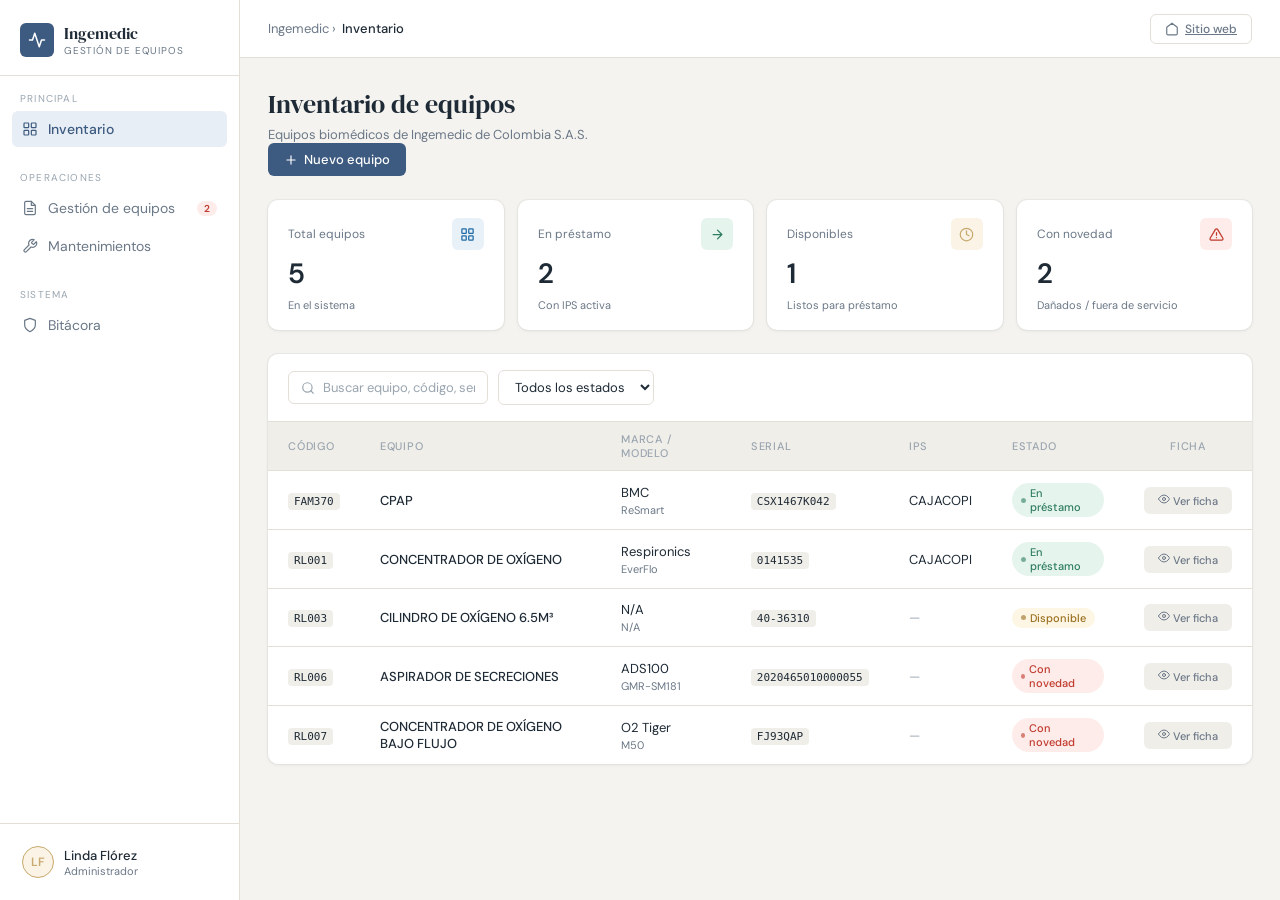
<file: admin.html>
<!DOCTYPE html>
<html lang="es">
<head>
  <meta charset="UTF-8">
  <meta name="viewport" content="width=device-width, initial-scale=1.0">
  <title>Ingemedic — Panel de gestión</title>
  <link rel="stylesheet" href="styles.css">
  <style>
    .a-badge.gold{background:var(--amber-soft);color:#8a6420}
    .tl-list{display:flex;flex-direction:column}
    .tl-item{display:flex;gap:14px;padding:14px 20px;border-bottom:1px solid var(--border)}
    .tl-item:last-child{border-bottom:none}
    .tl-dot-col{display:flex;flex-direction:column;align-items:center;width:20px;flex-shrink:0}
    .tl-dot{width:10px;height:10px;border-radius:50%;margin-top:3px;flex-shrink:0}
    .tl-dot.green{background:var(--green)}.tl-dot.blue{background:var(--blue-s)}.tl-dot.red{background:var(--red)}.tl-dot.gold{background:var(--amber)}.tl-dot.gray{background:var(--text-light)}
    .tl-line{width:1px;flex:1;background:var(--border);margin-top:4px}
    .tl-body{flex:1}
    .tl-header{display:flex;align-items:center;gap:8px;margin-bottom:4px;flex-wrap:wrap}
    .tl-date{font-size:11px;color:var(--text-muted)}
    .tl-desc{font-size:12px;color:var(--text-muted);line-height:1.55}
    .tl-meta{font-size:11px;color:var(--text-light);margin-top:3px}
    .tl-attach{display:inline-flex;align-items:center;gap:4px;font-size:11px;color:var(--blue-s);background:var(--blue-soft);padding:2px 8px;border-radius:4px;margin-top:4px;cursor:pointer}
    .tl-attach svg{width:10px;height:10px;stroke:currentColor;fill:none;stroke-width:2;stroke-linecap:round}
    .pad-wrap{border:1px solid var(--border2);border-radius:var(--radius-sm);overflow:hidden}
    .pad-toolbar{display:flex;align-items:center;justify-content:space-between;padding:6px 12px;background:var(--surface2);border-bottom:1px solid var(--border);font-size:12px;color:var(--text-muted)}
    .pad-clear{background:none;border:none;cursor:pointer;font-size:12px;color:var(--text-muted);font-family:'DM Sans',sans-serif;text-decoration:underline}
    canvas#sigPad{display:block;width:100%;height:130px;cursor:crosshair;touch-action:none;background:#fafaf8}
    .detail-grid{display:grid;grid-template-columns:1fr 1fr;gap:16px;margin-bottom:18px}
    .detail-card{background:var(--surface2);border-radius:var(--radius-sm);overflow:hidden}
    .detail-card-head{font-size:11px;text-transform:uppercase;letter-spacing:.09em;color:var(--text-muted);padding:8px 14px;border-bottom:1px solid var(--border);background:var(--surface)}
    .detail-row{display:flex;justify-content:space-between;align-items:flex-start;padding:7px 14px;border-bottom:1px solid var(--border);font-size:13px;gap:12px}
    .detail-row:last-child{border-bottom:none}
    .detail-label{color:var(--text-muted);flex-shrink:0}
    .detail-val{color:var(--text-main);text-align:right;word-break:break-all}
    .bita-row{display:flex;align-items:flex-start;gap:12px;padding:11px 20px;border-bottom:1px solid var(--border);font-size:12px}
    .bita-row:last-child{border-bottom:none}
    .bita-ico{width:24px;height:24px;border-radius:var(--radius-sm);display:flex;align-items:center;justify-content:center;flex-shrink:0}
    .bita-ico svg{width:12px;height:12px;stroke:currentColor;fill:none;stroke-width:2;stroke-linecap:round;stroke-linejoin:round}
    .bita-ico.blue{background:var(--blue-soft);color:var(--blue-s)}.bita-ico.green{background:var(--green-soft);color:var(--green)}.bita-ico.yellow{background:var(--yellow-soft);color:var(--yellow)}.bita-ico.red{background:var(--red-soft);color:var(--red)}
    .bita-text{flex:1;color:var(--text-main);line-height:1.5}
    .bita-time{font-size:11px;color:var(--text-muted);white-space:nowrap}
    .a-modal.wide{max-width:680px}
    .a-modal-body{max-height:72vh;overflow-y:auto}
    .upload-zone{border:1.5px dashed var(--border2);border-radius:var(--radius-sm);padding:16px;text-align:center;cursor:pointer;color:var(--text-muted);font-size:13px;transition:border-color .2s}
    .upload-zone:hover{border-color:var(--slate)}
    .upload-zone svg{width:20px;height:20px;stroke:var(--text-light);fill:none;stroke-width:1.5;stroke-linecap:round;display:block;margin:0 auto 6px}
    .mono{font-family:monospace;font-size:11px;background:var(--surface2);padding:2px 6px;border-radius:4px}
    @media(max-width:768px){.detail-grid{grid-template-columns:1fr}}
  </style>
</head>
<body class="page-admin">

<div class="a-sidebar-overlay" id="sidebarOverlay" onclick="closeSidebar()"></div>

<aside class="a-sidebar" id="sidebar">
  <div class="a-sidebar-logo">
    <div class="a-sidebar-logo-mark">
      <svg viewBox="0 0 24 24"><path d="M22 12h-4l-3 9L9 3l-3 9H2"/></svg>
    </div>
    <div>
      <div class="a-sidebar-name">Ingemedic</div>
      <div class="a-sidebar-role">Gestión de equipos</div>
    </div>
  </div>
  <nav class="a-nav">
    <div class="a-nav-group">
      <div class="a-nav-group-label">Principal</div>
      <a href="#" class="a-nav-item active" onclick="setPage('inventario',this);return false">
        <svg viewBox="0 0 24 24"><rect x="3" y="3" width="7" height="7" rx="1"/><rect x="14" y="3" width="7" height="7" rx="1"/><rect x="3" y="14" width="7" height="7" rx="1"/><rect x="14" y="14" width="7" height="7" rx="1"/></svg>
        Inventario
      </a>
    </div>
    <div class="a-nav-group">
      <div class="a-nav-group-label">Operaciones</div>
      <a href="#" class="a-nav-item" onclick="setPage('gestion',this);return false">
        <svg viewBox="0 0 24 24"><path d="M14 2H6a2 2 0 00-2 2v16a2 2 0 002 2h12a2 2 0 002-2V8z"/><polyline points="14 2 14 8 20 8"/><line x1="16" y1="13" x2="8" y2="13"/><line x1="16" y1="17" x2="8" y2="17"/></svg>
        Gestión de equipos
        <span class="badge-nav">2</span>
      </a>
      <a href="#" class="a-nav-item" onclick="setPage('mantenimientos',this);return false">
        <svg viewBox="0 0 24 24"><path d="M14.7 6.3a1 1 0 000 1.4l1.6 1.6a1 1 0 001.4 0l3.77-3.77a6 6 0 01-7.94 7.94l-6.91 6.91a2.12 2.12 0 01-3-3l6.91-6.91a6 6 0 017.94-7.94l-3.76 3.76z"/></svg>
        Mantenimientos
      </a>
    </div>
    <div class="a-nav-group">
      <div class="a-nav-group-label">Sistema</div>
      <a href="#" class="a-nav-item" onclick="setPage('bitacora',this);return false">
        <svg viewBox="0 0 24 24"><path d="M12 22s8-4 8-10V5l-8-3-8 3v7c0 6 8 10 8 10z"/></svg>
        Bitácora
      </a>
    </div>
  </nav>
  <div class="a-sidebar-footer">
    <div class="a-sidebar-user">
      <div class="a-avatar">LF</div>
      <div>
        <div class="a-user-name">Linda Flórez</div>
        <div class="a-user-role">Administrador</div>
      </div>
    </div>
  </div>
</aside>

<div class="a-main">
  <header class="a-topbar">
    <div class="a-topbar-left">
      <button class="a-menu-toggle" onclick="toggleSidebar()">
        <svg viewBox="0 0 24 24"><line x1="3" y1="6" x2="21" y2="6"/><line x1="3" y1="12" x2="21" y2="12"/><line x1="3" y1="18" x2="21" y2="18"/></svg>
      </button>
      <div class="a-breadcrumb">Ingemedic &rsaquo; <strong id="breadcrumbPage">Inventario</strong></div>
    </div>
    <div class="a-topbar-right">
      <a href="landing.html" class="a-btn a-btn-ghost" style="font-size:12px;padding:6px 14px;">
        <svg viewBox="0 0 24 24"><path d="M3 9l9-7 9 7v11a2 2 0 01-2 2H5a2 2 0 01-2-2z"/></svg>
        Sitio web
      </a>
    </div>
  </header>

  <main class="a-content">

    <!-- INVENTARIO -->
    <div id="page-inventario">
      <div class="a-page-header">
        <div>
          <div class="a-page-title">Inventario de equipos</div>
          <div class="a-page-sub">Equipos biomédicos de Ingemedic de Colombia S.A.S.</div>
        </div>
        <button class="a-btn a-btn-primary" onclick="openModal('modalNuevoEquipo')">
          <svg viewBox="0 0 24 24"><line x1="12" y1="5" x2="12" y2="19"/><line x1="5" y1="12" x2="19" y2="12"/></svg>
          Nuevo equipo
        </button>
      </div>
      <div class="a-metrics">
        <div class="a-metric"><div class="a-metric-top"><div class="a-metric-label">Total equipos</div><div class="a-metric-icon blue"><svg viewBox="0 0 24 24"><rect x="3" y="3" width="7" height="7" rx="1"/><rect x="14" y="3" width="7" height="7" rx="1"/><rect x="3" y="14" width="7" height="7" rx="1"/><rect x="14" y="14" width="7" height="7" rx="1"/></svg></div></div><div class="a-metric-value" id="metTotal">—</div><div class="a-metric-footer">En el sistema</div></div>
        <div class="a-metric"><div class="a-metric-top"><div class="a-metric-label">En préstamo</div><div class="a-metric-icon green"><svg viewBox="0 0 24 24"><path d="M5 12h14M12 5l7 7-7 7"/></svg></div></div><div class="a-metric-value" id="metPrestamo">—</div><div class="a-metric-footer">Con IPS activa</div></div>
        <div class="a-metric"><div class="a-metric-top"><div class="a-metric-label">Disponibles</div><div class="a-metric-icon amber"><svg viewBox="0 0 24 24"><circle cx="12" cy="12" r="10"/><polyline points="12 6 12 12 16 14"/></svg></div></div><div class="a-metric-value" id="metDisp">—</div><div class="a-metric-footer">Listos para préstamo</div></div>
        <div class="a-metric"><div class="a-metric-top"><div class="a-metric-label">Con novedad</div><div class="a-metric-icon" style="background:var(--red-soft);color:var(--red)"><svg viewBox="0 0 24 24"><path d="M10.29 3.86L1.82 18a2 2 0 001.71 3h16.94a2 2 0 001.71-3L13.71 3.86a2 2 0 00-3.42 0z"/><line x1="12" y1="9" x2="12" y2="13"/><line x1="12" y1="17" x2="12.01" y2="17"/></svg></div></div><div class="a-metric-value" id="metNovedad">—</div><div class="a-metric-footer">Dañados / fuera de servicio</div></div>
      </div>
      <div class="a-card">
        <div class="a-card-head">
          <div class="a-action-row">
            <div class="a-search" style="max-width:300px">
              <svg viewBox="0 0 24 24"><circle cx="11" cy="11" r="8"/><path d="M21 21l-4.35-4.35"/></svg>
              <input type="text" id="searchInv" placeholder="Buscar equipo, código, serial, IPS..." oninput="renderInventario()">
            </div>
            <select class="a-select" id="filterEstado" onchange="renderInventario()">
              <option value="">Todos los estados</option>
              <option value="prestamo">En préstamo</option>
              <option value="disponible">Disponible</option>
              <option value="mantenimiento">En mantenimiento</option>
              <option value="novedad">Con novedad</option>
            </select>
          </div>
        </div>
        <div class="a-table-wrap">
          <table class="a-table">
            <thead><tr><th>Código</th><th>Equipo</th><th>Marca / Modelo</th><th>Serial</th><th>IPS</th><th>Estado</th><th style="text-align:center">Ficha</th></tr></thead>
            <tbody id="tbodyInventario"></tbody>
          </table>
        </div>
      </div>
    </div>

    <!-- GESTIÓN -->
    <div id="page-gestion" style="display:none">
      <div class="a-page-header">
        <div>
          <div class="a-page-title">Gestión de equipos</div>
          <div class="a-page-sub">Registro de novedades: préstamos, devoluciones y daños</div>
        </div>
        <button class="a-btn a-btn-primary" onclick="openModal('modalNovedad')">
          <svg viewBox="0 0 24 24"><line x1="12" y1="5" x2="12" y2="19"/><line x1="5" y1="12" x2="19" y2="12"/></svg>
          Registrar novedad
        </button>
      </div>
      <div class="a-alert yellow"><svg viewBox="0 0 24 24"><path d="M10.29 3.86L1.82 18a2 2 0 001.71 3h16.94a2 2 0 001.71-3L13.71 3.86a2 2 0 00-3.42 0z"/><line x1="12" y1="9" x2="12" y2="13"/><line x1="12" y1="17" x2="12.01" y2="17"/></svg>2 préstamos pendientes de firma por parte de la IPS receptora.</div>
      <div class="a-card">
        <div class="a-card-head">
          <div class="a-card-title">Novedades registradas</div>
          <select class="a-select" id="filterNovTipo" onchange="renderNovedades()">
            <option value="">Todos los tipos</option><option value="Adquisición">Adquisición</option><option value="Préstamo">Préstamo</option><option value="Devolución">Devolución</option><option value="Daño">Daño / Novedad</option>
          </select>
        </div>
        <div class="a-table-wrap">
          <table class="a-table">
            <thead><tr><th>Fecha</th><th>Tipo</th><th>Equipo</th><th>IPS / Detalle</th><th>Por</th><th>Firma</th><th>Acciones</th></tr></thead>
            <tbody id="tbodyNovedades"></tbody>
          </table>
        </div>
      </div>
    </div>

    <!-- MANTENIMIENTOS -->
    <div id="page-mantenimientos" style="display:none">
      <div class="a-page-header">
        <div>
          <div class="a-page-title">Mantenimientos</div>
          <div class="a-page-sub">Reportes técnicos de intervenciones a equipos biomédicos</div>
        </div>
        <button class="a-btn a-btn-primary" onclick="openModal('modalMantenimiento')">
          <svg viewBox="0 0 24 24"><line x1="12" y1="5" x2="12" y2="19"/><line x1="5" y1="12" x2="19" y2="12"/></svg>
          Registrar mantenimiento
        </button>
      </div>
      <div class="a-card">
        <div class="a-card-head">
          <div class="a-card-title">Historial de mantenimientos</div>
          <select class="a-select" id="filterMantTipo" onchange="renderMantenimientos()">
            <option value="">Todos los tipos</option><option value="Preventivo">Preventivo</option><option value="Correctivo">Correctivo</option><option value="Revisión">Revisión</option><option value="Instalación">Instalación</option>
          </select>
        </div>
        <div class="a-table-wrap">
          <table class="a-table">
            <thead><tr><th>N° Reporte</th><th>Fecha</th><th>Equipo</th><th>Tipo</th><th>Técnico</th><th>Estado</th><th>Acciones</th></tr></thead>
            <tbody id="tbodyMantenimientos"></tbody>
          </table>
        </div>
      </div>
    </div>

    <!-- BITÁCORA -->
    <div id="page-bitacora" style="display:none">
      <div class="a-page-header">
        <div>
          <div class="a-page-title">Bitácora del sistema</div>
          <div class="a-page-sub">Registro de todos los cambios y acciones realizados</div>
        </div>
      </div>
      <div class="a-card">
        <div class="a-card-head"><div class="a-card-title">Registro de actividad</div></div>
        <div id="listaBitacora"></div>
      </div>
    </div>

  </main>
</div>

<!-- MODAL FICHA -->
<div class="a-modal-bg" id="modalFicha">
  <div class="a-modal wide">
    <div class="a-modal-head"><div class="a-modal-title" id="fichaTitle">Ficha del equipo</div><button class="a-modal-close" onclick="closeModal('modalFicha')">✕</button></div>
    <div class="a-modal-body" id="fichaBody"></div>
    <div class="a-modal-footer">
      <button class="a-btn a-btn-ghost" onclick="closeModal('modalFicha')">Cerrar</button>
      <button class="a-btn a-btn-ghost" id="fichaEditBtn"><svg viewBox="0 0 24 24"><path d="M11 4H4a2 2 0 00-2 2v14a2 2 0 002 2h14a2 2 0 002-2v-7"/><path d="M18.5 2.5a2.121 2.121 0 013 3L12 15l-4 1 1-4 9.5-9.5z"/></svg>Editar ficha</button>
      <button class="a-btn a-btn-primary" id="fichaPdfBtn"><svg viewBox="0 0 24 24"><path d="M14 2H6a2 2 0 00-2 2v16a2 2 0 002 2h12a2 2 0 002-2V8z"/><polyline points="14 2 14 8 20 8"/></svg>Hoja de vida PDF</button>
    </div>
  </div>
</div>

<!-- MODAL EDITAR -->
<div class="a-modal-bg" id="modalEditar">
  <div class="a-modal wide">
    <div class="a-modal-head"><div class="a-modal-title">Editar equipo</div><button class="a-modal-close" onclick="closeModal('modalEditar')">✕</button></div>
    <div class="a-modal-body">
      <div class="a-alert yellow" style="margin-bottom:0"><svg viewBox="0 0 24 24"><path d="M10.29 3.86L1.82 18a2 2 0 001.71 3h16.94a2 2 0 001.71-3L13.71 3.86a2 2 0 00-3.42 0z"/><line x1="12" y1="9" x2="12" y2="13"/><line x1="12" y1="17" x2="12.01" y2="17"/></svg>Los cambios quedan registrados en la bitácora con fecha y usuario.</div>
      <div class="a-modal-row"><div class="a-modal-field"><label>Código inventario</label><input type="text" id="ed_codigo"></div><div class="a-modal-field"><label>Nombre del equipo</label><input type="text" id="ed_nombre"></div></div>
      <div class="a-modal-row"><div class="a-modal-field"><label>Marca</label><input type="text" id="ed_marca"></div><div class="a-modal-field"><label>Modelo</label><input type="text" id="ed_modelo"></div></div>
      <div class="a-modal-row"><div class="a-modal-field"><label>Serial</label><input type="text" id="ed_serial"></div><div class="a-modal-field"><label>Registro INVIMA</label><input type="text" id="ed_invima"></div></div>
      <div class="a-modal-row"><div class="a-modal-field"><label>Lote</label><input type="text" id="ed_lote"></div><div class="a-modal-field"><label>Fecha adquisición</label><input type="date" id="ed_fecha"></div></div>
      <div class="a-modal-row"><div class="a-modal-field"><label>Proveedor</label><input type="text" id="ed_proveedor"></div><div class="a-modal-field"><label>Valor (COP)</label><input type="number" id="ed_valor"></div></div>
      <div class="a-modal-field"><label>Motivo del cambio *</label><textarea id="ed_motivo" placeholder="Describe qué se corrigió y por qué..."></textarea></div>
    </div>
    <div class="a-modal-footer"><button class="a-btn a-btn-ghost" onclick="closeModal('modalEditar')">Cancelar</button><button class="a-btn a-btn-primary" onclick="guardarEdicion()">Guardar cambios</button></div>
  </div>
</div>

<!-- MODAL NUEVO EQUIPO -->
<div class="a-modal-bg" id="modalNuevoEquipo">
  <div class="a-modal wide">
    <div class="a-modal-head"><div class="a-modal-title">Registrar nuevo equipo</div><button class="a-modal-close" onclick="closeModal('modalNuevoEquipo')">✕</button></div>
    <div class="a-modal-body">
      <div class="a-modal-row"><div class="a-modal-field"><label>Código inventario *</label><input type="text" id="ne_codigo" placeholder="Ej: RL036"></div><div class="a-modal-field"><label>Nombre del equipo *</label><input type="text" id="ne_nombre" placeholder="Ej: Concentrador de oxígeno"></div></div>
      <div class="a-modal-row"><div class="a-modal-field"><label>Marca</label><input type="text" id="ne_marca" placeholder="Ej: Respironics"></div><div class="a-modal-field"><label>Modelo</label><input type="text" id="ne_modelo" placeholder="Ej: EverFlo"></div></div>
      <div class="a-modal-row"><div class="a-modal-field"><label>Serial</label><input type="text" id="ne_serial" placeholder="Número de serie"></div><div class="a-modal-field"><label>Registro INVIMA</label><input type="text" id="ne_invima" placeholder="Opcional"></div></div>
      <div class="a-modal-row"><div class="a-modal-field"><label>Lote</label><input type="text" id="ne_lote" placeholder="Opcional"></div><div class="a-modal-field"><label>Fecha de adquisición</label><input type="date" id="ne_fecha"></div></div>
      <div class="a-modal-row"><div class="a-modal-field"><label>Proveedor</label><input type="text" id="ne_proveedor" placeholder="Opcional"></div><div class="a-modal-field"><label>Valor (COP)</label><input type="number" id="ne_valor" placeholder="Opcional"></div></div>
      <div class="a-modal-field"><label>Observaciones</label><textarea id="ne_obs" placeholder="Estado del equipo, accesorios incluidos, etc."></textarea></div>
      <div class="a-modal-field"><label>Adjuntos (soporte de compra)</label><div class="upload-zone" onclick="alert('En producción se podrán adjuntar archivos.')"><svg viewBox="0 0 24 24"><path d="M21 15v4a2 2 0 01-2 2H5a2 2 0 01-2-2v-4"/><polyline points="17 8 12 3 7 8"/><line x1="12" y1="3" x2="12" y2="15"/></svg>Haz clic para adjuntar archivos<div style="font-size:11px;margin-top:2px;color:var(--text-light)">PDF, imágenes, documentos</div></div></div>
    </div>
    <div class="a-modal-footer"><button class="a-btn a-btn-ghost" onclick="closeModal('modalNuevoEquipo')">Cancelar</button><button class="a-btn a-btn-primary" onclick="registrarEquipo()">Registrar equipo</button></div>
  </div>
</div>

<!-- MODAL NOVEDAD -->
<div class="a-modal-bg" id="modalNovedad">
  <div class="a-modal wide">
    <div class="a-modal-head"><div class="a-modal-title">Registrar novedad</div><button class="a-modal-close" onclick="closeModal('modalNovedad')">✕</button></div>
    <div class="a-modal-body">
      <div class="a-modal-row">
        <div class="a-modal-field"><label>Tipo de novedad *</label><select id="nov_tipo" onchange="toggleNovedad()"><option value="">Seleccionar tipo</option><option value="Préstamo">Préstamo — Ingemedic entrega a IPS</option><option value="Devolución">Devolución — IPS retorna a Ingemedic</option><option value="Daño">Daño / Novedad — Reporte de problema</option></select></div>
        <div class="a-modal-field"><label>Equipo *</label><select id="nov_equipo"></select></div>
      </div>
      <div class="a-modal-row"><div class="a-modal-field"><label>Fecha *</label><input type="date" id="nov_fecha"></div><div class="a-modal-field"><label>Ciudad</label><input type="text" id="nov_ciudad" placeholder="Ej: Valledupar"></div></div>
      <div class="a-modal-field" id="nov_ips_wrap"><label>IPS responsable</label><input type="text" id="nov_ips" placeholder="Ej: Cajacopi, Cuidarte, Policía Nacional..."></div>
      <div class="a-modal-field"><label>Observaciones</label><textarea id="nov_obs" placeholder="Estado del equipo, accesorios entregados, etc."></textarea></div>
      <div class="a-modal-field"><label>Adjuntos</label><div class="upload-zone" onclick="alert('En producción se podrán adjuntar archivos.')"><svg viewBox="0 0 24 24"><path d="M21.44 11.05l-9.19 9.19a6 6 0 01-8.49-8.49l9.19-9.19a4 4 0 015.66 5.66l-9.2 9.19a2 2 0 01-2.83-2.83l8.49-8.48"/></svg>Adjuntar soporte, foto o documento</div></div>
      <div class="a-modal-field" id="nov_firma_wrap"><label>Firma de recibido</label><div class="pad-wrap"><div class="pad-toolbar"><span>Firmar con el dedo o mouse</span><button class="pad-clear" onclick="clearPad()">Limpiar</button></div><canvas id="sigPad" width="600" height="130"></canvas></div></div>
    </div>
    <div class="a-modal-footer"><button class="a-btn a-btn-ghost" onclick="closeModal('modalNovedad')">Cancelar</button><button class="a-btn a-btn-primary" onclick="registrarNovedad()">Registrar y generar PDF</button></div>
  </div>
</div>

<!-- MODAL MANTENIMIENTO -->
<div class="a-modal-bg" id="modalMantenimiento">
  <div class="a-modal wide">
    <div class="a-modal-head"><div class="a-modal-title">Registrar mantenimiento</div><button class="a-modal-close" onclick="closeModal('modalMantenimiento')">✕</button></div>
    <div class="a-modal-body">
      <div class="a-modal-row"><div class="a-modal-field"><label>N° de reporte</label><input type="text" id="mt_num" readonly style="background:var(--surface2)"></div><div class="a-modal-field"><label>Fecha *</label><input type="date" id="mt_fecha"></div></div>
      <div class="a-modal-row"><div class="a-modal-field"><label>Equipo *</label><select id="mt_equipo"></select></div><div class="a-modal-field"><label>Tipo de servicio</label><select id="mt_tipo"><option value="Preventivo">Preventivo</option><option value="Correctivo">Correctivo</option><option value="Revisión">Revisión</option><option value="Instalación">Instalación</option><option value="Llamado de emergencia">Llamado de emergencia</option></select></div></div>
      <div class="a-modal-row"><div class="a-modal-field"><label>Técnico responsable *</label><input type="text" id="mt_tecnico" placeholder="Nombre del ingeniero o técnico"></div><div class="a-modal-field"><label>Estado del equipo</label><select id="mt_estado"><option value="B">Bueno (B)</option><option value="R">Regular (R)</option><option value="M">Malo (M)</option></select></div></div>
      <div class="a-modal-field"><label>Observaciones del cliente</label><textarea id="mt_obs_cliente" placeholder="¿Qué reportó la IPS o el cliente?"></textarea></div>
      <div class="a-modal-field"><label>Actividades realizadas</label><textarea id="mt_actividades" placeholder="Trabajos realizados, sistemas revisados, pruebas efectuadas..."></textarea></div>
      <div class="a-modal-field"><label>Repuestos instalados</label><textarea id="mt_repuestos" placeholder="Lista de piezas cambiadas o suministradas (opcional)"></textarea></div>
      <div class="a-modal-field"><label>Adjuntos</label><div class="upload-zone" onclick="alert('En producción se podrán adjuntar archivos.')"><svg viewBox="0 0 24 24"><path d="M21.44 11.05l-9.19 9.19a6 6 0 01-8.49-8.49l9.19-9.19a4 4 0 015.66 5.66l-9.2 9.19a2 2 0 01-2.83-2.83l8.49-8.48"/></svg>Adjuntar evidencia fotográfica o documento</div></div>
    </div>
    <div class="a-modal-footer"><button class="a-btn a-btn-ghost" onclick="closeModal('modalMantenimiento')">Cancelar</button><button class="a-btn a-btn-primary" onclick="registrarMantenimiento()">Registrar y generar PDF</button></div>
  </div>
</div>

<script src="admin.js"></script>

</body>
</html>
</file>
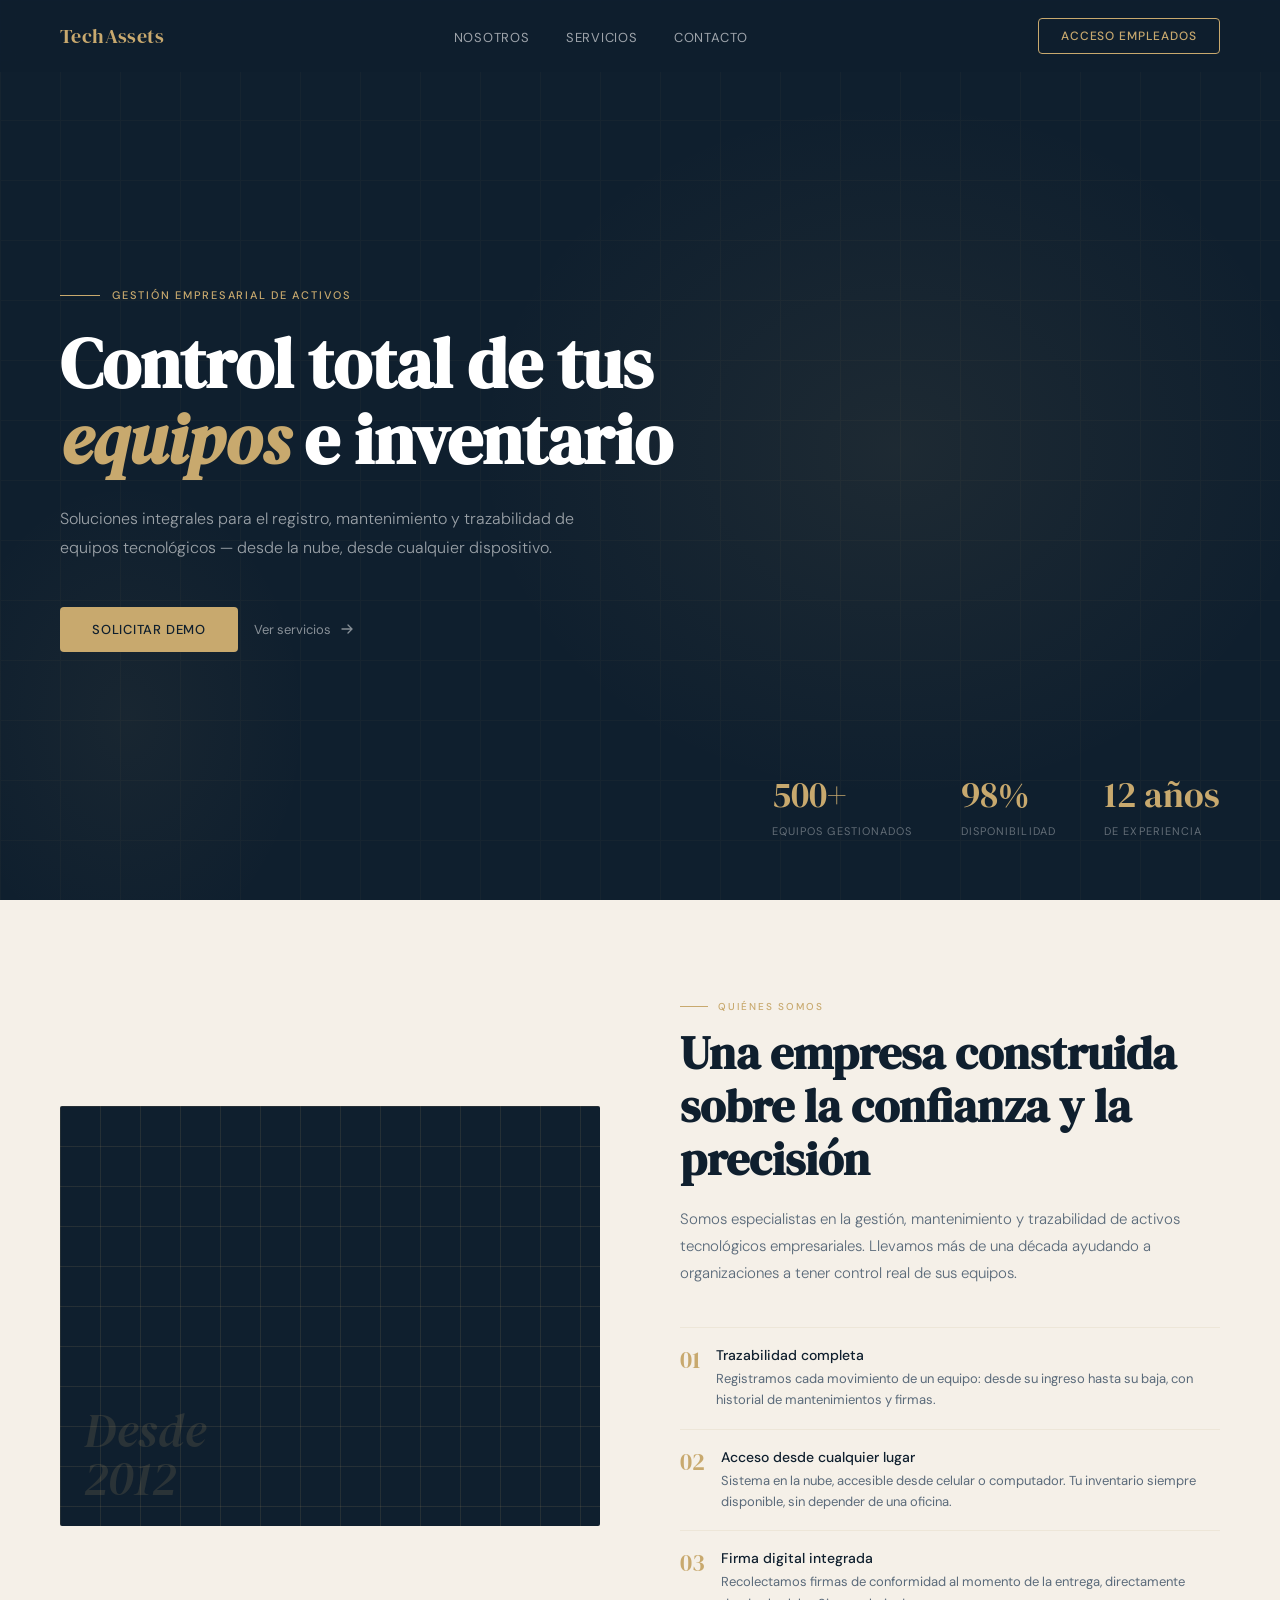
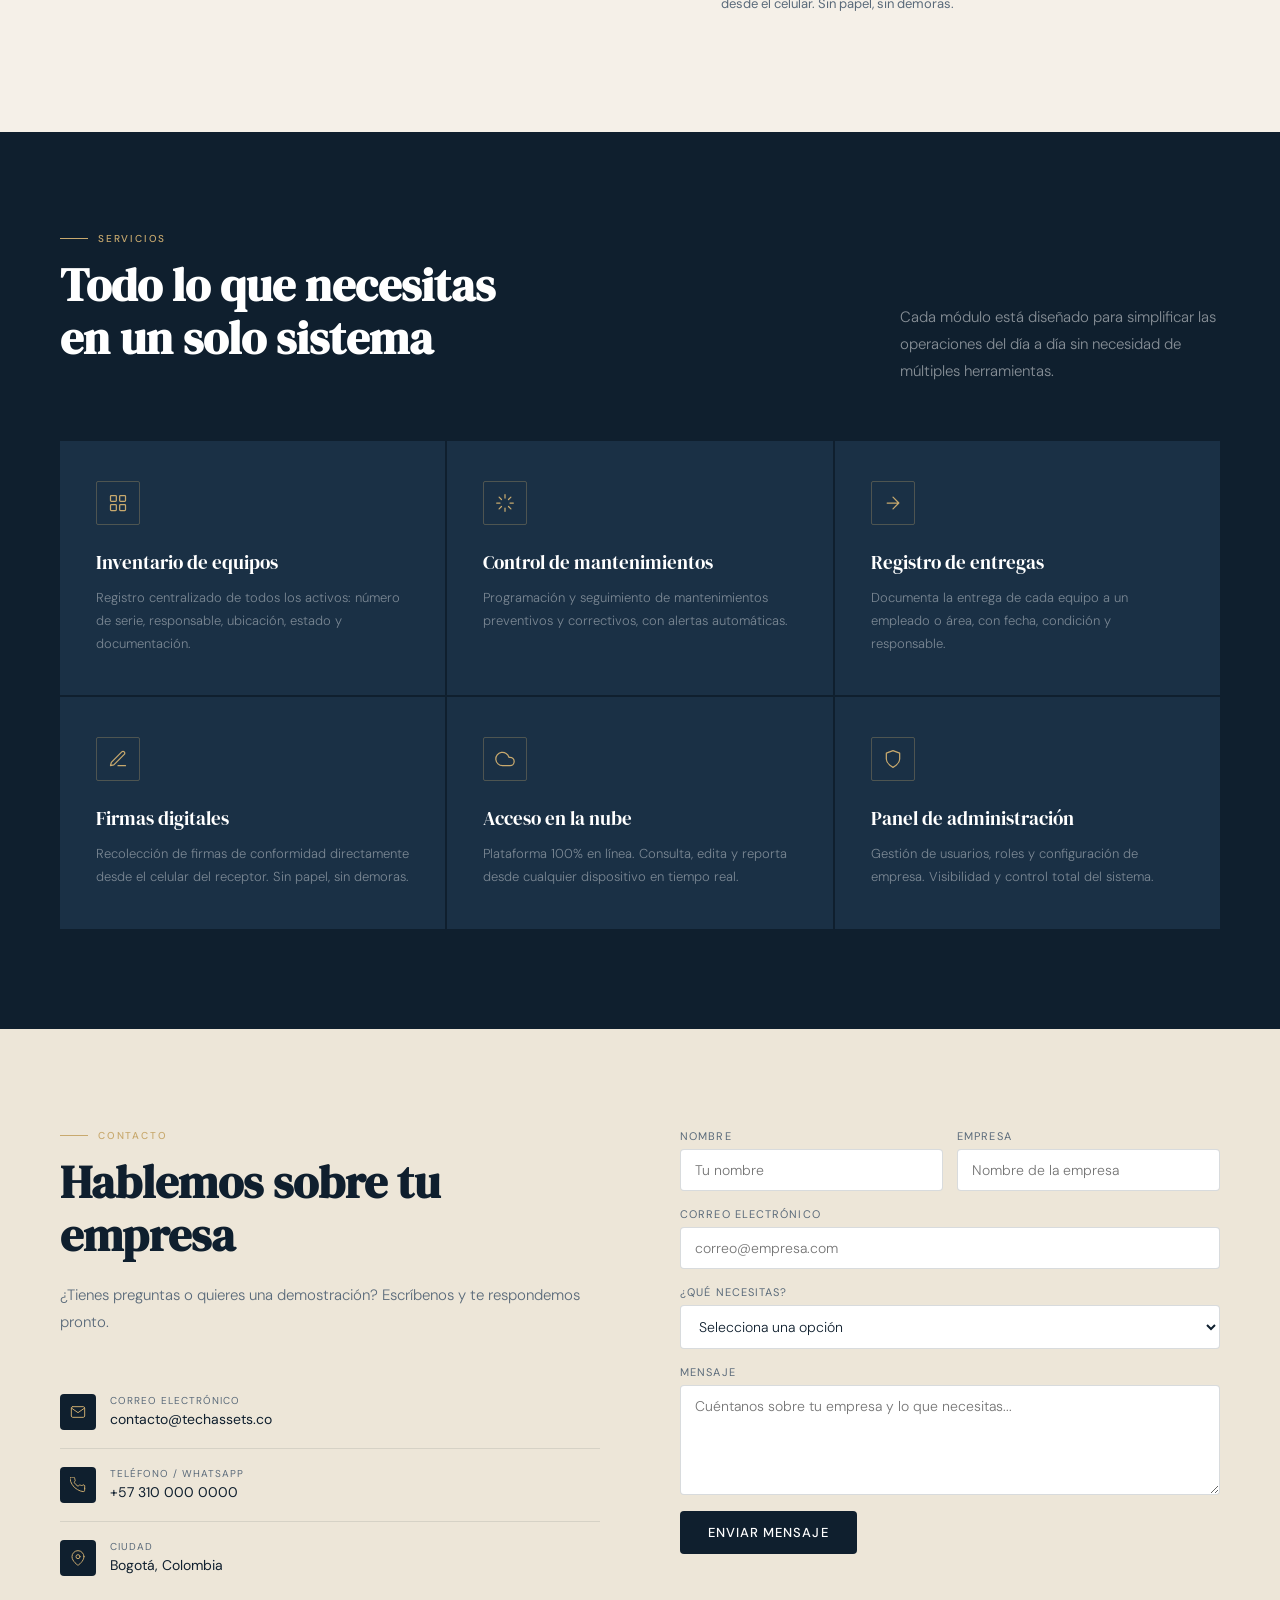
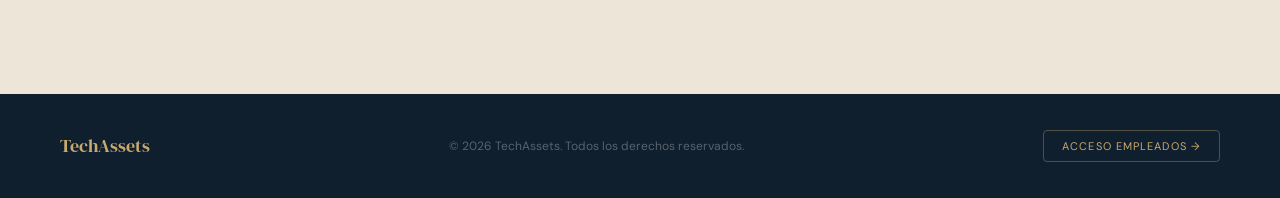
<file: landing.html>
<!DOCTYPE html>
<html lang="es">
<head>
  <meta charset="UTF-8">
  <meta name="viewport" content="width=device-width, initial-scale=1.0">
  <title>TechAssets — Gestión Empresarial</title>
  <link rel="stylesheet" href="styles.css">
</head>
<body class="page-landing">

<!-- NAV -->
<nav class="l-nav">
  <a href="#inicio" class="l-nav-logo">TechAssets</a>
  <ul class="l-nav-links">
    <li><a href="#nosotros">Nosotros</a></li>
    <li><a href="#servicios">Servicios</a></li>
    <li><a href="#contacto">Contacto</a></li>
  </ul>
  <a href="admin.html" class="l-btn-acceso">Acceso empleados</a>
  <button class="l-hamburger" onclick="toggleMenu()" aria-label="Menú">
    <span></span><span></span><span></span>
  </button>
</nav>

<!-- MOBILE MENU -->
<div class="l-mobile-menu" id="mobileMenu">
  <button class="l-mobile-close" onclick="toggleMenu()">✕</button>
  <a href="#nosotros" onclick="toggleMenu()">Nosotros</a>
  <a href="#servicios" onclick="toggleMenu()">Servicios</a>
  <a href="#contacto" onclick="toggleMenu()">Contacto</a>
  <a href="admin.html" style="font-family:'DM Sans',sans-serif;font-size:14px;padding:12px 28px;border:1px solid #c8a96e;color:#c8a96e;border-radius:4px;text-decoration:none;margin-top:8px;">Acceso empleados</a>
</div>

<!-- HERO -->
<section class="l-hero" id="inicio">
  <div class="l-hero-grid"></div>
  <div class="l-hero-content">
    <div class="l-hero-eyebrow">Gestión empresarial de activos</div>
    <h1 class="l-hero-title">Control total de tus <em>equipos</em> e inventario</h1>
    <p class="l-hero-desc">Soluciones integrales para el registro, mantenimiento y trazabilidad de equipos tecnológicos — desde la nube, desde cualquier dispositivo.</p>
    <div class="l-hero-ctas">
      <a href="#contacto" class="l-cta-primary">Solicitar demo</a>
      <a href="#servicios" class="l-cta-secondary">
        Ver servicios
        <svg width="16" height="16" viewBox="0 0 16 16" fill="none"><path d="M3 8h10M9 4l4 4-4 4" stroke="currentColor" stroke-width="1.3" stroke-linecap="round"/></svg>
      </a>
    </div>
  </div>
  <div class="l-hero-stats">
    <div><span class="l-stat-num">500+</span><span class="l-stat-label">Equipos gestionados</span></div>
    <div><span class="l-stat-num">98%</span><span class="l-stat-label">Disponibilidad</span></div>
    <div><span class="l-stat-num">12 años</span><span class="l-stat-label">De experiencia</span></div>
  </div>
</section>

<!-- QUIÉNES SOMOS -->
<section class="l-section l-nosotros" id="nosotros">
  <div class="l-nos-visual">
    <div class="l-nos-grid"></div>
    <div class="l-nos-label">Desde<br>2012</div>
  </div>
  <div>
    <div class="l-section-tag">Quiénes somos</div>
    <h2 class="l-section-title dark">Una empresa construida sobre la confianza y la precisión</h2>
    <p class="l-section-sub dark">Somos especialistas en la gestión, mantenimiento y trazabilidad de activos tecnológicos empresariales. Llevamos más de una década ayudando a organizaciones a tener control real de sus equipos.</p>
    <div class="l-values">
      <div class="l-value">
        <div class="l-value-num">01</div>
        <div>
          <div class="l-value-name">Trazabilidad completa</div>
          <div class="l-value-desc">Registramos cada movimiento de un equipo: desde su ingreso hasta su baja, con historial de mantenimientos y firmas.</div>
        </div>
      </div>
      <div class="l-value">
        <div class="l-value-num">02</div>
        <div>
          <div class="l-value-name">Acceso desde cualquier lugar</div>
          <div class="l-value-desc">Sistema en la nube, accesible desde celular o computador. Tu inventario siempre disponible, sin depender de una oficina.</div>
        </div>
      </div>
      <div class="l-value">
        <div class="l-value-num">03</div>
        <div>
          <div class="l-value-name">Firma digital integrada</div>
          <div class="l-value-desc">Recolectamos firmas de conformidad al momento de la entrega, directamente desde el celular. Sin papel, sin demoras.</div>
        </div>
      </div>
    </div>
  </div>
</section>

<!-- SERVICIOS -->
<section class="l-section l-servicios" id="servicios">
  <div class="l-servicios-header">
    <div>
      <div class="l-section-tag">Servicios</div>
      <h2 class="l-section-title light">Todo lo que necesitas<br>en un solo sistema</h2>
    </div>
    <p class="l-section-sub light" style="max-width:320px;">Cada módulo está diseñado para simplificar las operaciones del día a día sin necesidad de múltiples herramientas.</p>
  </div>
  <div class="l-servicios-grid">
    <div class="l-card-svc">
      <div class="l-svc-icon"><svg viewBox="0 0 24 24"><rect x="3" y="3" width="7" height="7" rx="1"/><rect x="14" y="3" width="7" height="7" rx="1"/><rect x="3" y="14" width="7" height="7" rx="1"/><rect x="14" y="14" width="7" height="7" rx="1"/></svg></div>
      <div class="l-svc-title">Inventario de equipos</div>
      <p class="l-svc-desc">Registro centralizado de todos los activos: número de serie, responsable, ubicación, estado y documentación.</p>
    </div>
    <div class="l-card-svc">
      <div class="l-svc-icon"><svg viewBox="0 0 24 24"><path d="M12 2v4M12 18v4M4.93 4.93l2.83 2.83M16.24 16.24l2.83 2.83M2 12h4M18 12h4M4.93 19.07l2.83-2.83M16.24 7.76l2.83-2.83"/></svg></div>
      <div class="l-svc-title">Control de mantenimientos</div>
      <p class="l-svc-desc">Programación y seguimiento de mantenimientos preventivos y correctivos, con alertas automáticas.</p>
    </div>
    <div class="l-card-svc">
      <div class="l-svc-icon"><svg viewBox="0 0 24 24"><path d="M5 12h14M12 5l7 7-7 7"/></svg></div>
      <div class="l-svc-title">Registro de entregas</div>
      <p class="l-svc-desc">Documenta la entrega de cada equipo a un empleado o área, con fecha, condición y responsable.</p>
    </div>
    <div class="l-card-svc">
      <div class="l-svc-icon"><svg viewBox="0 0 24 24"><path d="M12 20h9M16.5 3.5a2.121 2.121 0 013 3L7 19l-4 1 1-4 12.5-12.5z"/></svg></div>
      <div class="l-svc-title">Firmas digitales</div>
      <p class="l-svc-desc">Recolección de firmas de conformidad directamente desde el celular del receptor. Sin papel, sin demoras.</p>
    </div>
    <div class="l-card-svc">
      <div class="l-svc-icon"><svg viewBox="0 0 24 24"><path d="M18 10h-1.26A8 8 0 109 20h9a5 5 0 000-10z"/></svg></div>
      <div class="l-svc-title">Acceso en la nube</div>
      <p class="l-svc-desc">Plataforma 100% en línea. Consulta, edita y reporta desde cualquier dispositivo en tiempo real.</p>
    </div>
    <div class="l-card-svc">
      <div class="l-svc-icon"><svg viewBox="0 0 24 24"><path d="M12 22s8-4 8-10V5l-8-3-8 3v7c0 6 8 10 8 10z"/></svg></div>
      <div class="l-svc-title">Panel de administración</div>
      <p class="l-svc-desc">Gestión de usuarios, roles y configuración de empresa. Visibilidad y control total del sistema.</p>
    </div>
  </div>
</section>

<!-- CONTACTO -->
<section class="l-section l-contacto" id="contacto">
  <div>
    <div class="l-section-tag">Contacto</div>
    <h2 class="l-section-title dark">Hablemos sobre tu empresa</h2>
    <p class="l-section-sub dark">¿Tienes preguntas o quieres una demostración? Escríbenos y te respondemos pronto.</p>
    <div class="l-contact-items">
      <div class="l-contact-item">
        <div class="l-contact-icon"><svg viewBox="0 0 24 24"><path d="M4 4h16c1.1 0 2 .9 2 2v12c0 1.1-.9 2-2 2H4c-1.1 0-2-.9-2-2V6c0-1.1.9-2 2-2z"/><path d="M22 6l-10 7L2 6"/></svg></div>
        <div><div class="l-contact-label">Correo electrónico</div><div class="l-contact-val">contacto@techassets.co</div></div>
      </div>
      <div class="l-contact-item">
        <div class="l-contact-icon"><svg viewBox="0 0 24 24"><path d="M22 16.92v3a2 2 0 01-2.18 2 19.79 19.79 0 01-8.63-3.07A19.5 19.5 0 013.07 11a19.79 19.79 0 01-3.07-8.67A2 2 0 012 .18h3a2 2 0 012 1.72 12.84 12.84 0 00.7 2.81 2 2 0 01-.45 2.11L6.09 7.91a16 16 0 006 6l1.27-1.27a2 2 0 012.11-.45 12.84 12.84 0 002.81.7A2 2 0 0122 14.92v2z"/></svg></div>
        <div><div class="l-contact-label">Teléfono / WhatsApp</div><div class="l-contact-val">+57 310 000 0000</div></div>
      </div>
      <div class="l-contact-item">
        <div class="l-contact-icon"><svg viewBox="0 0 24 24"><path d="M21 10c0 7-9 13-9 13s-9-6-9-13a9 9 0 0118 0z"/><circle cx="12" cy="10" r="3"/></svg></div>
        <div><div class="l-contact-label">Ciudad</div><div class="l-contact-val">Bogotá, Colombia</div></div>
      </div>
    </div>
  </div>
  <form class="l-form" onsubmit="handleForm(event)">
    <div class="l-form-row">
      <div class="l-field"><label>Nombre</label><input type="text" placeholder="Tu nombre"></div>
      <div class="l-field"><label>Empresa</label><input type="text" placeholder="Nombre de la empresa"></div>
    </div>
    <div class="l-field"><label>Correo electrónico</label><input type="email" placeholder="correo@empresa.com"></div>
    <div class="l-field">
      <label>¿Qué necesitas?</label>
      <select><option value="">Selecciona una opción</option><option>Demo del sistema</option><option>Cotización</option><option>Soporte técnico</option><option>Otro</option></select>
    </div>
    <div class="l-field"><label>Mensaje</label><textarea placeholder="Cuéntanos sobre tu empresa y lo que necesitas..."></textarea></div>
    <button type="submit" class="l-btn-send">Enviar mensaje</button>
  </form>
</section>

<!-- FOOTER -->
<footer class="l-footer">
  <div class="l-footer-logo">TechAssets</div>
  <div class="l-footer-copy">© 2026 TechAssets. Todos los derechos reservados.</div>
  <a href="admin.html" class="l-footer-link">Acceso empleados →</a>
</footer>

<script>
  function toggleMenu() {
    document.getElementById('mobileMenu').classList.toggle('open');
  }
  function handleForm(e) {
    e.preventDefault();
    alert('¡Mensaje enviado! Te contactaremos pronto.');
    e.target.reset();
  }
</script>
</body>
</html>
</file>
<file: styles.css>
/* ═══════════════════════════════════════════
   TECHASSETS — Shared Design Tokens
   ═══════════════════════════════════════════ */

@import url('https://fonts.googleapis.com/css2?family=DM+Serif+Display:ital@0;1&family=DM+Sans:wght@300;400;500;600&display=swap');

*, *::before, *::after { box-sizing: border-box; margin: 0; padding: 0; }

/* ── TOKENS ── */
:root {
  /* Landing palette */
  --navy:        #0f1f2e;
  --navy-mid:    #1a3045;
  --navy-light:  #243d54;
  --gold:        #c8a96e;
  --gold-light:  #e8cfa0;
  --cream:       #f5f0e8;
  --cream-dark:  #ede6d8;

  /* Admin palette */
  --bg:          #f4f3ef;
  --surface:     #ffffff;
  --surface2:    #f0eee9;
  --border:      #e3dfd7;
  --border2:     #ccc8be;
  --slate:       #3d5a80;
  --slate-hover: #2c4a6e;
  --slate-soft:  #e8eef5;
  --amber:       #c8a96e;
  --amber-soft:  #faf3e6;
  --text-main:   #1e2a35;
  --text-muted:  #6b7887;
  --text-light:  #9aa5b0;

  /* Status */
  --green:       #2e7d5e;
  --green-soft:  #e6f4ee;
  --yellow:      #9a6f1e;
  --yellow-soft: #fef6e4;
  --red:         #c0392b;
  --red-soft:    #fdecea;
  --blue-s:      #1f6aa5;
  --blue-soft:   #e8f0f8;

  --radius-sm:   6px;
  --radius-md:   10px;
  --radius-lg:   14px;
  --shadow-sm:   0 1px 4px rgba(0,0,0,0.06), 0 0 0 1px rgba(0,0,0,0.04);
  --shadow-md:   0 4px 16px rgba(0,0,0,0.08), 0 0 0 1px rgba(0,0,0,0.04);
}

html { scroll-behavior: smooth; }
body { font-family: 'DM Sans', sans-serif; -webkit-font-smoothing: antialiased; }


/* ══════════════════════════════════════════
   LANDING
   ══════════════════════════════════════════ */

body.page-landing { background: var(--cream); color: var(--navy); overflow-x: hidden; }

/* NAV */
.l-nav {
  position: fixed; top: 0; left: 0; right: 0; z-index: 100;
  display: flex; align-items: center; justify-content: space-between;
  padding: 18px 60px;
  background: rgba(15,31,46,0.96);
  backdrop-filter: blur(10px);
}
.l-nav-logo { font-family: 'DM Serif Display', serif; font-size: 20px; color: var(--gold); letter-spacing: 0.02em; text-decoration: none; }
.l-nav-links { display: flex; gap: 36px; list-style: none; }
.l-nav-links a { font-size: 13px; letter-spacing: 0.06em; color: rgba(255,255,255,0.6); text-decoration: none; text-transform: uppercase; transition: color 0.2s; }
.l-nav-links a:hover { color: var(--gold-light); }
.l-btn-acceso { font-family: 'DM Sans', sans-serif; font-size: 12px; font-weight: 500; letter-spacing: 0.08em; text-transform: uppercase; padding: 9px 22px; border: 1px solid var(--gold); color: var(--gold); border-radius: 4px; background: transparent; cursor: pointer; text-decoration: none; display: inline-block; transition: background 0.2s, color 0.2s; }
.l-btn-acceso:hover { background: var(--gold); color: var(--navy); }
.l-hamburger { display: none; flex-direction: column; gap: 5px; background: none; border: none; cursor: pointer; padding: 4px; }
.l-hamburger span { display: block; width: 22px; height: 1.5px; background: rgba(255,255,255,0.7); }
.l-mobile-menu { display: none; position: fixed; inset: 0; z-index: 200; background: var(--navy); flex-direction: column; align-items: center; justify-content: center; gap: 28px; }
.l-mobile-menu.open { display: flex; }
.l-mobile-menu a, .l-mobile-menu button { font-family: 'DM Serif Display', serif; font-size: 26px; color: rgba(255,255,255,0.85); text-decoration: none; background: none; border: none; cursor: pointer; font-weight: normal; transition: color 0.2s; }
.l-mobile-menu a:hover { color: var(--gold); }
.l-mobile-close { position: absolute; top: 20px; right: 24px; font-size: 28px; color: rgba(255,255,255,0.4); background: none; border: none; cursor: pointer; }
.l-mobile-btn-acceso { font-family: 'DM Sans', sans-serif !important; font-size: 14px !important; padding: 12px 28px; border: 1px solid var(--gold); color: var(--gold) !important; border-radius: 4px; }

/* HERO */
.l-hero { min-height: 100vh; background: var(--navy); display: flex; align-items: center; position: relative; overflow: hidden; padding: 120px 60px 80px; }
.l-hero::before { content: ''; position: absolute; inset: 0; background: radial-gradient(ellipse 600px 500px at 70% 50%, rgba(200,169,110,0.08) 0%, transparent 70%), radial-gradient(ellipse 300px 400px at 10% 80%, rgba(200,169,110,0.05) 0%, transparent 60%); pointer-events: none; }
.l-hero-grid { position: absolute; inset: 0; opacity: 0.04; background-image: linear-gradient(var(--gold) 1px, transparent 1px), linear-gradient(90deg, var(--gold) 1px, transparent 1px); background-size: 60px 60px; pointer-events: none; }
.l-hero-content { position: relative; max-width: 680px; animation: fadeUp 0.9s ease both; }
.l-hero-eyebrow { font-size: 11px; font-weight: 500; letter-spacing: 0.16em; text-transform: uppercase; color: var(--gold); margin-bottom: 24px; display: flex; align-items: center; gap: 12px; }
.l-hero-eyebrow::before { content: ''; width: 40px; height: 1px; background: var(--gold); }
.l-hero-title { font-family: 'DM Serif Display', serif; font-size: clamp(38px, 6vw, 70px); line-height: 1.08; color: #fff; margin-bottom: 28px; }
.l-hero-title em { font-style: italic; color: var(--gold); }
.l-hero-desc { font-size: 16px; font-weight: 300; line-height: 1.8; color: rgba(255,255,255,0.58); max-width: 520px; margin-bottom: 44px; }
.l-hero-ctas { display: flex; gap: 16px; flex-wrap: wrap; align-items: center; }
.l-cta-primary { font-size: 13px; font-weight: 500; letter-spacing: 0.06em; text-transform: uppercase; text-decoration: none; padding: 14px 32px; background: var(--gold); color: var(--navy); border-radius: 4px; transition: background 0.2s, transform 0.15s; }
.l-cta-primary:hover { background: var(--gold-light); transform: translateY(-1px); }
.l-cta-secondary { font-size: 13px; font-weight: 400; color: rgba(255,255,255,0.5); text-decoration: none; display: flex; align-items: center; gap: 8px; transition: color 0.2s; }
.l-cta-secondary:hover { color: #fff; }
.l-hero-stats { position: absolute; right: 60px; bottom: 60px; display: flex; gap: 48px; animation: fadeUp 1s 0.3s ease both; }
.l-stat-num { font-family: 'DM Serif Display', serif; font-size: 36px; color: var(--gold); display: block; }
.l-stat-label { font-size: 11px; text-transform: uppercase; letter-spacing: 0.1em; color: rgba(255,255,255,0.35); }

/* SECTIONS */
.l-section { padding: 100px 60px; }
.l-section-tag { font-size: 10px; font-weight: 500; letter-spacing: 0.18em; text-transform: uppercase; color: var(--gold); margin-bottom: 14px; display: flex; align-items: center; gap: 10px; }
.l-section-tag::before { content: ''; width: 28px; height: 1px; background: var(--gold); }
.l-section-title { font-family: 'DM Serif Display', serif; font-size: clamp(28px, 4vw, 46px); line-height: 1.15; margin-bottom: 20px; }
.l-section-title.dark { color: var(--navy); }
.l-section-title.light { color: #fff; }
.l-section-sub { font-size: 15px; font-weight: 300; line-height: 1.8; max-width: 560px; }
.l-section-sub.dark { color: #5a6a7a; }
.l-section-sub.light { color: rgba(255,255,255,0.5); }

/* NOSOTROS */
.l-nosotros { background: var(--cream); display: grid; grid-template-columns: 1fr 1fr; gap: 80px; align-items: center; }
.l-nos-visual { background: var(--navy); border-radius: 2px; height: 420px; position: relative; overflow: hidden; display: flex; align-items: flex-end; }
.l-nos-grid { position: absolute; inset: 0; background-image: linear-gradient(rgba(200,169,110,0.12) 1px, transparent 1px), linear-gradient(90deg, rgba(200,169,110,0.12) 1px, transparent 1px); background-size: 40px 40px; }
.l-nos-label { position: relative; padding: 24px; font-family: 'DM Serif Display', serif; font-size: 48px; color: rgba(200,169,110,0.15); line-height: 1; font-style: italic; }
.l-values { margin-top: 40px; display: flex; flex-direction: column; }
.l-value { display: flex; gap: 16px; padding: 18px 0; border-top: 1px solid var(--cream-dark); }
.l-value-num { font-family: 'DM Serif Display', serif; font-size: 24px; color: var(--gold); flex-shrink: 0; line-height: 1; margin-top: 2px; }
.l-value-name { font-size: 14px; font-weight: 500; margin-bottom: 4px; color: var(--navy); }
.l-value-desc { font-size: 13px; color: #5a6a7a; line-height: 1.65; }

/* SERVICIOS */
.l-servicios { background: var(--navy); }
.l-servicios-header { display: flex; justify-content: space-between; align-items: flex-end; margin-bottom: 56px; gap: 32px; flex-wrap: wrap; }
.l-servicios-grid { display: grid; grid-template-columns: repeat(3, 1fr); gap: 2px; }
.l-card-svc { background: var(--navy-mid); padding: 40px 36px; position: relative; overflow: hidden; transition: background 0.25s; }
.l-card-svc:hover { background: var(--navy-light); }
.l-card-svc::after { content: ''; position: absolute; bottom: 0; left: 0; right: 0; height: 2px; background: var(--gold); transform: scaleX(0); transform-origin: left; transition: transform 0.3s; }
.l-card-svc:hover::after { transform: scaleX(1); }
.l-svc-icon { width: 44px; height: 44px; margin-bottom: 24px; border: 1px solid rgba(200,169,110,0.3); border-radius: 2px; display: flex; align-items: center; justify-content: center; }
.l-svc-icon svg { width: 20px; height: 20px; stroke: var(--gold); fill: none; stroke-width: 1.5; stroke-linecap: round; stroke-linejoin: round; }
.l-svc-title { font-family: 'DM Serif Display', serif; font-size: 19px; color: #fff; margin-bottom: 12px; }
.l-svc-desc { font-size: 13px; font-weight: 300; line-height: 1.75; color: rgba(255,255,255,0.42); }

/* CONTACTO */
.l-contacto { background: var(--cream-dark); display: grid; grid-template-columns: 1fr 1fr; gap: 80px; align-items: start; }
.l-contact-items { margin-top: 40px; display: flex; flex-direction: column; gap: 0; }
.l-contact-item { display: flex; gap: 14px; align-items: flex-start; padding: 18px 0; border-bottom: 1px solid rgba(15,31,46,0.1); }
.l-contact-item:last-child { border-bottom: none; }
.l-contact-icon { width: 36px; height: 36px; flex-shrink: 0; background: var(--navy); border-radius: 4px; display: flex; align-items: center; justify-content: center; }
.l-contact-icon svg { width: 16px; height: 16px; stroke: var(--gold); fill: none; stroke-width: 1.5; stroke-linecap: round; }
.l-contact-label { font-size: 10px; text-transform: uppercase; letter-spacing: 0.1em; color: #5a6a7a; margin-bottom: 3px; }
.l-contact-val { font-size: 14px; color: var(--navy); }
.l-form { display: flex; flex-direction: column; gap: 16px; }
.l-form-row { display: grid; grid-template-columns: 1fr 1fr; gap: 14px; }
.l-field { display: flex; flex-direction: column; gap: 6px; }
.l-field label { font-size: 11px; text-transform: uppercase; letter-spacing: 0.1em; color: #5a6a7a; }
.l-field input, .l-field textarea, .l-field select { font-family: 'DM Sans', sans-serif; font-size: 14px; font-weight: 300; padding: 11px 14px; border: 1px solid rgba(15,31,46,0.16); border-radius: 4px; background: #fff; color: var(--navy); outline: none; transition: border-color 0.2s; }
.l-field input:focus, .l-field textarea:focus, .l-field select:focus { border-color: var(--navy); }
.l-field textarea { resize: vertical; min-height: 110px; }
.l-btn-send { font-family: 'DM Sans', sans-serif; font-size: 13px; font-weight: 500; letter-spacing: 0.08em; text-transform: uppercase; padding: 13px 28px; align-self: flex-start; background: var(--navy); color: #fff; border: none; border-radius: 4px; cursor: pointer; transition: background 0.2s, transform 0.15s; }
.l-btn-send:hover { background: var(--navy-light); transform: translateY(-1px); }

/* FOOTER */
.l-footer { background: var(--navy); padding: 36px 60px; display: flex; align-items: center; justify-content: space-between; flex-wrap: wrap; gap: 20px; }
.l-footer-logo { font-family: 'DM Serif Display', serif; font-size: 18px; color: var(--gold); }
.l-footer-copy { font-size: 12px; color: rgba(255,255,255,0.3); }
.l-footer-link { font-size: 11px; letter-spacing: 0.1em; text-transform: uppercase; text-decoration: none; color: var(--gold); border: 1px solid rgba(200,169,110,0.35); padding: 8px 18px; border-radius: 4px; transition: background 0.2s, color 0.2s; }
.l-footer-link:hover { background: var(--gold); color: var(--navy); }

/* MODAL */
.l-modal-bg { display: none; position: fixed; inset: 0; z-index: 300; background: rgba(10,18,26,0.82); align-items: center; justify-content: center; padding: 16px; }
.l-modal-bg.open { display: flex; }
.l-modal { background: #fff; width: 100%; max-width: 400px; border-radius: 4px; overflow: hidden; animation: fadeUp 0.22s ease both; }
.l-modal-head { background: var(--navy); padding: 28px 32px 22px; }
.l-modal-logo { font-family: 'DM Serif Display', serif; font-size: 17px; color: var(--gold); margin-bottom: 4px; }
.l-modal-sub { font-size: 11px; color: rgba(255,255,255,0.38); text-transform: uppercase; letter-spacing: 0.1em; }
.l-modal-body { padding: 28px 32px 32px; }
.l-modal-field { margin-bottom: 16px; }
.l-modal-field label { display: block; font-size: 11px; text-transform: uppercase; letter-spacing: 0.1em; color: #5a6a7a; margin-bottom: 6px; }
.l-modal-field input { font-family: 'DM Sans', sans-serif; width: 100%; padding: 11px 14px; font-size: 14px; border: 1px solid rgba(15,31,46,0.16); border-radius: 4px; outline: none; color: var(--navy); transition: border-color 0.2s; }
.l-modal-field input:focus { border-color: var(--navy); }
.l-modal-actions { display: flex; justify-content: space-between; align-items: center; margin-top: 24px; }
.l-modal-cancel { font-size: 12px; color: #5a6a7a; background: none; border: none; font-family: 'DM Sans', sans-serif; cursor: pointer; text-decoration: underline; }
.l-modal-submit { font-family: 'DM Sans', sans-serif; font-size: 12px; font-weight: 500; text-transform: uppercase; letter-spacing: 0.08em; padding: 11px 24px; background: var(--navy); color: #fff; border: none; border-radius: 4px; cursor: pointer; transition: background 0.2s; }
.l-modal-submit:hover { background: var(--navy-light); }


/* ══════════════════════════════════════════
   ADMIN
   ══════════════════════════════════════════ */

body.page-admin { background: var(--bg); color: var(--text-main); }

/* LAYOUT */
.a-layout { display: flex; min-height: 100vh; }

/* SIDEBAR */
.a-sidebar { width: 240px; background: var(--surface); border-right: 1px solid var(--border); display: flex; flex-direction: column; position: fixed; top: 0; bottom: 0; left: 0; z-index: 50; transition: transform 0.28s ease; }
.a-sidebar-logo { padding: 22px 20px 18px; border-bottom: 1px solid var(--border); display: flex; align-items: center; gap: 10px; }
.a-sidebar-logo-mark { width: 34px; height: 34px; background: var(--slate); border-radius: var(--radius-sm); display: flex; align-items: center; justify-content: center; }
.a-sidebar-logo-mark svg { width: 18px; height: 18px; stroke: #fff; fill: none; stroke-width: 2; stroke-linecap: round; stroke-linejoin: round; }
.a-sidebar-name { font-family: 'DM Serif Display', serif; font-size: 16px; color: var(--text-main); }
.a-sidebar-role { font-size: 10px; color: var(--text-muted); text-transform: uppercase; letter-spacing: 0.08em; }
.a-nav { flex: 1; padding: 16px 12px; overflow-y: auto; }
.a-nav-group { margin-bottom: 24px; }
.a-nav-group-label { font-size: 10px; text-transform: uppercase; letter-spacing: 0.12em; color: var(--text-light); padding: 0 8px; margin-bottom: 6px; }
.a-nav-item { display: flex; align-items: center; gap: 10px; padding: 9px 10px; border-radius: var(--radius-sm); cursor: pointer; font-size: 14px; color: var(--text-muted); text-decoration: none; transition: background 0.15s, color 0.15s; margin-bottom: 2px; position: relative; }
.a-nav-item svg { width: 16px; height: 16px; stroke: currentColor; fill: none; stroke-width: 1.8; stroke-linecap: round; stroke-linejoin: round; flex-shrink: 0; }
.a-nav-item:hover { background: var(--surface2); color: var(--text-main); }
.a-nav-item.active { background: var(--slate-soft); color: var(--slate); font-weight: 500; }
.a-nav-item .badge-nav { margin-left: auto; font-size: 10px; font-weight: 600; background: var(--red-soft); color: var(--red); padding: 1px 7px; border-radius: 99px; }
.a-sidebar-footer { padding: 14px 12px; border-top: 1px solid var(--border); }
.a-sidebar-user { display: flex; align-items: center; gap: 10px; padding: 8px 10px; border-radius: var(--radius-sm); cursor: pointer; transition: background 0.15s; }
.a-sidebar-user:hover { background: var(--surface2); }
.a-avatar { width: 32px; height: 32px; border-radius: 50%; background: var(--amber-soft); border: 1.5px solid var(--amber); display: flex; align-items: center; justify-content: center; font-size: 12px; font-weight: 600; color: var(--amber); flex-shrink: 0; }
.a-user-name { font-size: 13px; font-weight: 500; color: var(--text-main); }
.a-user-role { font-size: 11px; color: var(--text-muted); }

/* TOPBAR */
.a-main { flex: 1; margin-left: 240px; display: flex; flex-direction: column; min-height: 100vh; }
.a-topbar { background: var(--surface); border-bottom: 1px solid var(--border); padding: 0 28px; height: 58px; display: flex; align-items: center; justify-content: space-between; position: sticky; top: 0; z-index: 40; }
.a-topbar-left { display: flex; align-items: center; gap: 12px; }
.a-menu-toggle { display: none; background: none; border: none; cursor: pointer; padding: 6px; border-radius: var(--radius-sm); }
.a-menu-toggle svg { width: 20px; height: 20px; stroke: var(--text-muted); fill: none; stroke-width: 1.8; stroke-linecap: round; }
.a-breadcrumb { font-size: 13px; color: var(--text-muted); display: flex; align-items: center; gap: 6px; }
.a-breadcrumb strong { color: var(--text-main); font-weight: 500; }
.a-topbar-right { display: flex; align-items: center; gap: 10px; }
.a-topbar-btn { width: 36px; height: 36px; border-radius: var(--radius-sm); border: 1px solid var(--border); background: var(--surface); cursor: pointer; display: flex; align-items: center; justify-content: center; position: relative; transition: background 0.15s; }
.a-topbar-btn:hover { background: var(--surface2); }
.a-topbar-btn svg { width: 16px; height: 16px; stroke: var(--text-muted); fill: none; stroke-width: 1.8; stroke-linecap: round; stroke-linejoin: round; }
.a-topbar-btn .dot { width: 7px; height: 7px; background: var(--red); border-radius: 50%; border: 1.5px solid #fff; position: absolute; top: 6px; right: 6px; }
.a-btn { font-family: 'DM Sans', sans-serif; font-size: 13px; font-weight: 500; padding: 8px 16px; border-radius: var(--radius-sm); cursor: pointer; transition: all 0.15s; border: none; display: inline-flex; align-items: center; gap: 6px; }
.a-btn svg { width: 14px; height: 14px; stroke: currentColor; fill: none; stroke-width: 2; stroke-linecap: round; stroke-linejoin: round; }
.a-btn-primary { background: var(--slate); color: #fff; }
.a-btn-primary:hover { background: var(--slate-hover); }
.a-btn-ghost { background: var(--surface); color: var(--text-muted); border: 1px solid var(--border); }
.a-btn-ghost:hover { background: var(--surface2); color: var(--text-main); }

/* CONTENT */
.a-content { flex: 1; padding: 28px; }
.a-page-header { margin-bottom: 24px; }
.a-page-title { font-family: 'DM Serif Display', serif; font-size: 26px; color: var(--text-main); margin-bottom: 4px; }
.a-page-sub { font-size: 13px; color: var(--text-muted); }

/* METRIC CARDS */
.a-metrics { display: grid; grid-template-columns: repeat(4, minmax(0, 1fr)); gap: 14px; margin-bottom: 24px; }
.a-metric { background: var(--surface); border-radius: var(--radius-md); padding: 18px 20px; box-shadow: var(--shadow-sm); display: flex; flex-direction: column; gap: 10px; }
.a-metric-top { display: flex; align-items: center; justify-content: space-between; }
.a-metric-label { font-size: 12px; color: var(--text-muted); font-weight: 400; }
.a-metric-icon { width: 32px; height: 32px; border-radius: var(--radius-sm); display: flex; align-items: center; justify-content: center; }
.a-metric-icon svg { width: 15px; height: 15px; stroke: currentColor; fill: none; stroke-width: 2; stroke-linecap: round; stroke-linejoin: round; }
.a-metric-icon.blue { background: var(--blue-soft); color: var(--blue-s); }
.a-metric-icon.green { background: var(--green-soft); color: var(--green); }
.a-metric-icon.yellow { background: var(--yellow-soft); color: var(--yellow); }
.a-metric-icon.amber { background: var(--amber-soft); color: var(--amber); }
.a-metric-value { font-size: 28px; font-weight: 600; color: var(--text-main); line-height: 1; }
.a-metric-footer { font-size: 11px; color: var(--text-muted); display: flex; align-items: center; gap: 4px; }
.a-metric-footer .up { color: var(--green); }
.a-metric-footer .down { color: var(--red); }

/* PANELS */
.a-panels { display: grid; grid-template-columns: 1fr 320px; gap: 16px; margin-bottom: 24px; }
.a-card { background: var(--surface); border-radius: var(--radius-md); box-shadow: var(--shadow-sm); overflow: hidden; }
.a-card-head { padding: 16px 20px; border-bottom: 1px solid var(--border); display: flex; align-items: center; justify-content: space-between; gap: 12px; }
.a-card-title { font-size: 14px; font-weight: 500; color: var(--text-main); }
.a-card-body { padding: 0; }

/* TABLE */
.a-table-wrap { overflow-x: auto; }
table.a-table { width: 100%; border-collapse: collapse; font-size: 13px; }
.a-table th { text-align: left; padding: 10px 20px; color: var(--text-light); font-weight: 500; font-size: 11px; text-transform: uppercase; letter-spacing: 0.07em; border-bottom: 1px solid var(--border); background: var(--surface2); }
.a-table td { padding: 12px 20px; color: var(--text-main); border-bottom: 1px solid var(--border); vertical-align: middle; }
.a-table tr:last-child td { border-bottom: none; }
.a-table tbody tr:hover td { background: var(--surface2); }
.a-table .sub { font-size: 11px; color: var(--text-muted); margin-top: 2px; }
.a-table .fw { font-weight: 500; }

/* BADGES */
.a-badge { display: inline-flex; align-items: center; gap: 4px; font-size: 11px; font-weight: 500; padding: 3px 9px; border-radius: 99px; }
.a-badge::before { content: ''; width: 5px; height: 5px; border-radius: 50%; background: currentColor; opacity: 0.6; }
.a-badge.green { background: var(--green-soft); color: var(--green); }
.a-badge.yellow { background: var(--yellow-soft); color: var(--yellow); }
.a-badge.red { background: var(--red-soft); color: var(--red); }
.a-badge.blue { background: var(--blue-soft); color: var(--blue-s); }
.a-badge.gray { background: var(--surface2); color: var(--text-muted); }

/* TABS */
.a-tabs { display: flex; gap: 0; }
.a-tab { font-size: 12px; padding: 5px 14px; color: var(--text-muted); cursor: pointer; border: 1px solid var(--border); background: transparent; font-family: 'DM Sans', sans-serif; transition: all 0.15s; }
.a-tab:first-child { border-radius: var(--radius-sm) 0 0 var(--radius-sm); }
.a-tab:last-child { border-radius: 0 var(--radius-sm) var(--radius-sm) 0; border-left: none; }
.a-tab:not(:first-child):not(:last-child) { border-left: none; }
.a-tab.active { background: var(--slate); color: #fff; border-color: var(--slate); }

/* ACTIVITY */
.a-activity { padding: 4px 0; }
.a-activity-item { display: flex; gap: 12px; padding: 12px 20px; align-items: flex-start; border-bottom: 1px solid var(--border); }
.a-activity-item:last-child { border-bottom: none; }
.a-activity-dot { width: 8px; height: 8px; border-radius: 50%; margin-top: 5px; flex-shrink: 0; }
.a-activity-dot.green { background: var(--green); }
.a-activity-dot.yellow { background: #c8a000; }
.a-activity-dot.blue { background: var(--blue-s); }
.a-activity-dot.red { background: var(--red); }
.a-activity-text { font-size: 13px; color: var(--text-main); line-height: 1.5; }
.a-activity-time { font-size: 11px; color: var(--text-muted); margin-top: 2px; }

/* PENDING SIGNATURES */
.a-pending { padding: 8px 0; }
.a-pending-item { display: flex; align-items: center; justify-content: space-between; padding: 11px 20px; border-bottom: 1px solid var(--border); gap: 12px; }
.a-pending-item:last-child { border-bottom: none; }
.a-pending-name { font-size: 13px; font-weight: 500; color: var(--text-main); }
.a-pending-sub { font-size: 11px; color: var(--text-muted); margin-top: 1px; }
.a-btn-sm { font-family: 'DM Sans', sans-serif; font-size: 11px; font-weight: 500; padding: 6px 14px; border-radius: var(--radius-sm); cursor: pointer; border: none; transition: all 0.15s; white-space: nowrap; }
.a-btn-sm.primary { background: var(--slate); color: #fff; }
.a-btn-sm.primary:hover { background: var(--slate-hover); }
.a-btn-sm.ghost { background: var(--surface2); color: var(--text-muted); }
.a-btn-sm.ghost:hover { background: var(--border); color: var(--text-main); }

/* ACTION ROW */
.a-action-row { display: flex; align-items: center; gap: 10px; flex-wrap: wrap; }
.a-search { display: flex; align-items: center; gap: 8px; background: var(--surface); border: 1px solid var(--border); border-radius: var(--radius-sm); padding: 7px 12px; flex: 1; min-width: 180px; max-width: 280px; }
.a-search svg { width: 14px; height: 14px; stroke: var(--text-light); fill: none; stroke-width: 2; stroke-linecap: round; flex-shrink: 0; }
.a-search input { font-family: 'DM Sans', sans-serif; font-size: 13px; border: none; outline: none; background: transparent; color: var(--text-main); width: 100%; }
.a-search input::placeholder { color: var(--text-light); }
.a-select { font-family: 'DM Sans', sans-serif; font-size: 13px; padding: 7px 12px; border: 1px solid var(--border); border-radius: var(--radius-sm); background: var(--surface); color: var(--text-main); outline: none; cursor: pointer; }

/* SIDEBAR OVERLAY */
.a-sidebar-overlay { display: none; position: fixed; inset: 0; background: rgba(0,0,0,0.35); z-index: 49; }
.a-sidebar-overlay.show { display: block; }

/* MODAL ADMIN */
.a-modal-bg { display: none; position: fixed; inset: 0; z-index: 100; background: rgba(15,25,36,0.6); align-items: center; justify-content: center; padding: 16px; }
.a-modal-bg.open { display: flex; }
.a-modal { background: var(--surface); border-radius: var(--radius-lg); box-shadow: var(--shadow-md); width: 100%; max-width: 520px; animation: fadeUp 0.22s ease both; overflow: hidden; }
.a-modal-head { padding: 20px 24px; border-bottom: 1px solid var(--border); display: flex; align-items: center; justify-content: space-between; }
.a-modal-title { font-size: 15px; font-weight: 600; color: var(--text-main); }
.a-modal-close { background: none; border: none; cursor: pointer; font-size: 20px; color: var(--text-muted); line-height: 1; }
.a-modal-body { padding: 24px; display: flex; flex-direction: column; gap: 16px; }
.a-modal-row { display: grid; grid-template-columns: 1fr 1fr; gap: 14px; }
.a-modal-field { display: flex; flex-direction: column; gap: 6px; }
.a-modal-field label { font-size: 11px; text-transform: uppercase; letter-spacing: 0.1em; color: var(--text-muted); }
.a-modal-field input, .a-modal-field select, .a-modal-field textarea { font-family: 'DM Sans', sans-serif; font-size: 14px; padding: 10px 13px; border: 1px solid var(--border2); border-radius: var(--radius-sm); background: #fff; color: var(--text-main); outline: none; transition: border-color 0.2s; }
.a-modal-field input:focus, .a-modal-field select:focus, .a-modal-field textarea:focus { border-color: var(--slate); }
.a-modal-field textarea { resize: vertical; min-height: 80px; }
.a-modal-footer { padding: 16px 24px; border-top: 1px solid var(--border); display: flex; justify-content: flex-end; gap: 10px; }

/* ALERT BANNER */
.a-alert { display: flex; align-items: center; gap: 12px; padding: 12px 16px; border-radius: var(--radius-sm); font-size: 13px; margin-bottom: 20px; }
.a-alert.yellow { background: var(--yellow-soft); color: var(--yellow); border: 1px solid rgba(154,111,30,0.2); }
.a-alert svg { width: 15px; height: 15px; stroke: currentColor; fill: none; stroke-width: 2; stroke-linecap: round; stroke-linejoin: round; flex-shrink: 0; }

/* ANIMATIONS */
@keyframes fadeUp { from { opacity: 0; transform: translateY(16px); } to { opacity: 1; transform: translateY(0); } }

/* ══ RESPONSIVE ══ */
@media (max-width: 1100px) {
  .a-metrics { grid-template-columns: repeat(2, minmax(0, 1fr)); }
  .a-panels { grid-template-columns: 1fr; }
}

@media (max-width: 768px) {
  .a-sidebar { transform: translateX(-100%); }
  .a-sidebar.open { transform: translateX(0); }
  .a-main { margin-left: 0; }
  .a-menu-toggle { display: flex; }
  .a-metrics { grid-template-columns: repeat(2, minmax(0, 1fr)); }
  .a-content { padding: 16px; }
  .a-topbar { padding: 0 16px; }
  .a-table th, .a-table td { padding: 10px 14px; }
  .a-modal-row { grid-template-columns: 1fr; }
}

@media (max-width: 480px) {
  .a-metrics { grid-template-columns: 1fr; }
}

/* LANDING RESPONSIVE */
@media (max-width: 900px) {
  .l-nav { padding: 16px 20px; }
  .l-nav-links { display: none; }
  .l-btn-acceso { display: none; }
  .l-hamburger { display: flex; }
  .l-hero { padding: 100px 20px 60px; }
  .l-hero-stats { display: none; }
  .l-section { padding: 64px 20px; }
  .l-nosotros { grid-template-columns: 1fr; gap: 36px; }
  .l-nos-visual { height: 240px; }
  .l-servicios-grid { grid-template-columns: 1fr; }
  .l-servicios-header { flex-direction: column; }
  .l-contacto { grid-template-columns: 1fr; gap: 40px; }
  .l-footer { flex-direction: column; align-items: flex-start; padding: 32px 20px; }
  .l-form-row { grid-template-columns: 1fr; }
}
</file>
